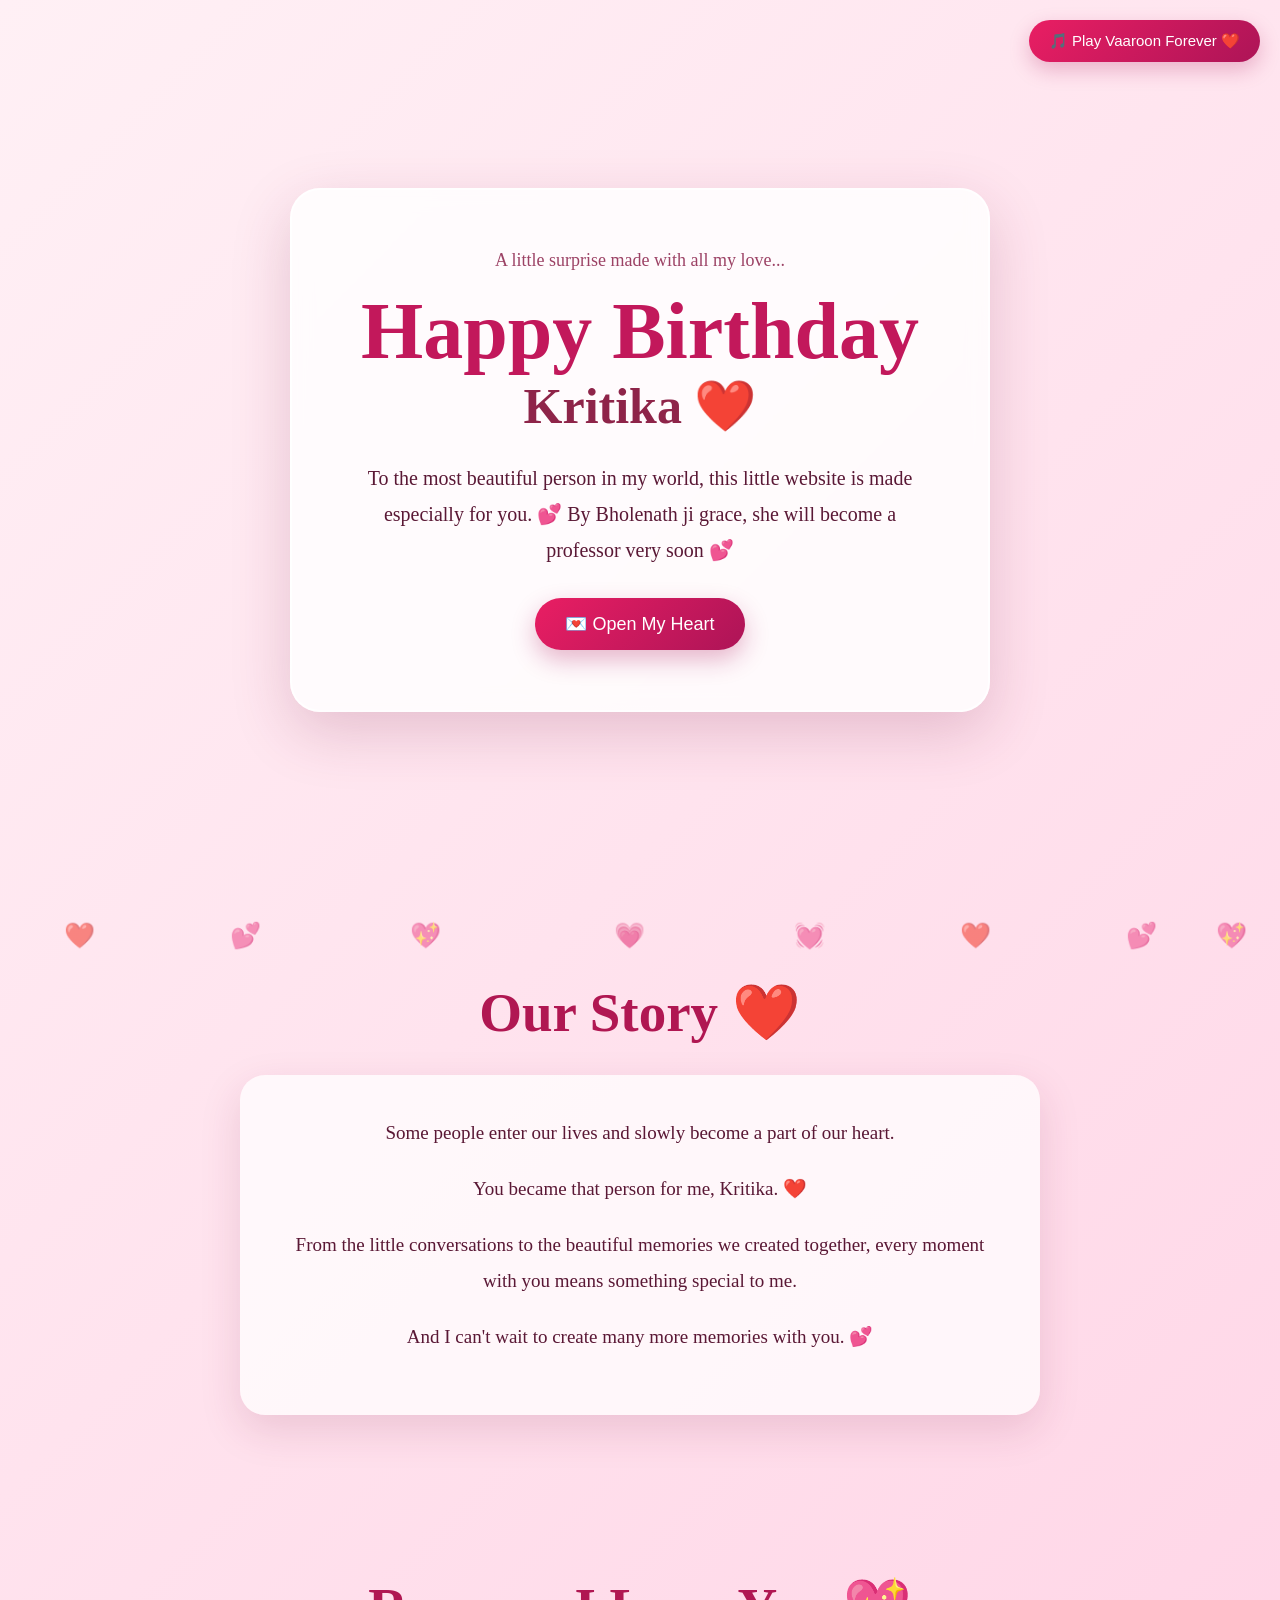
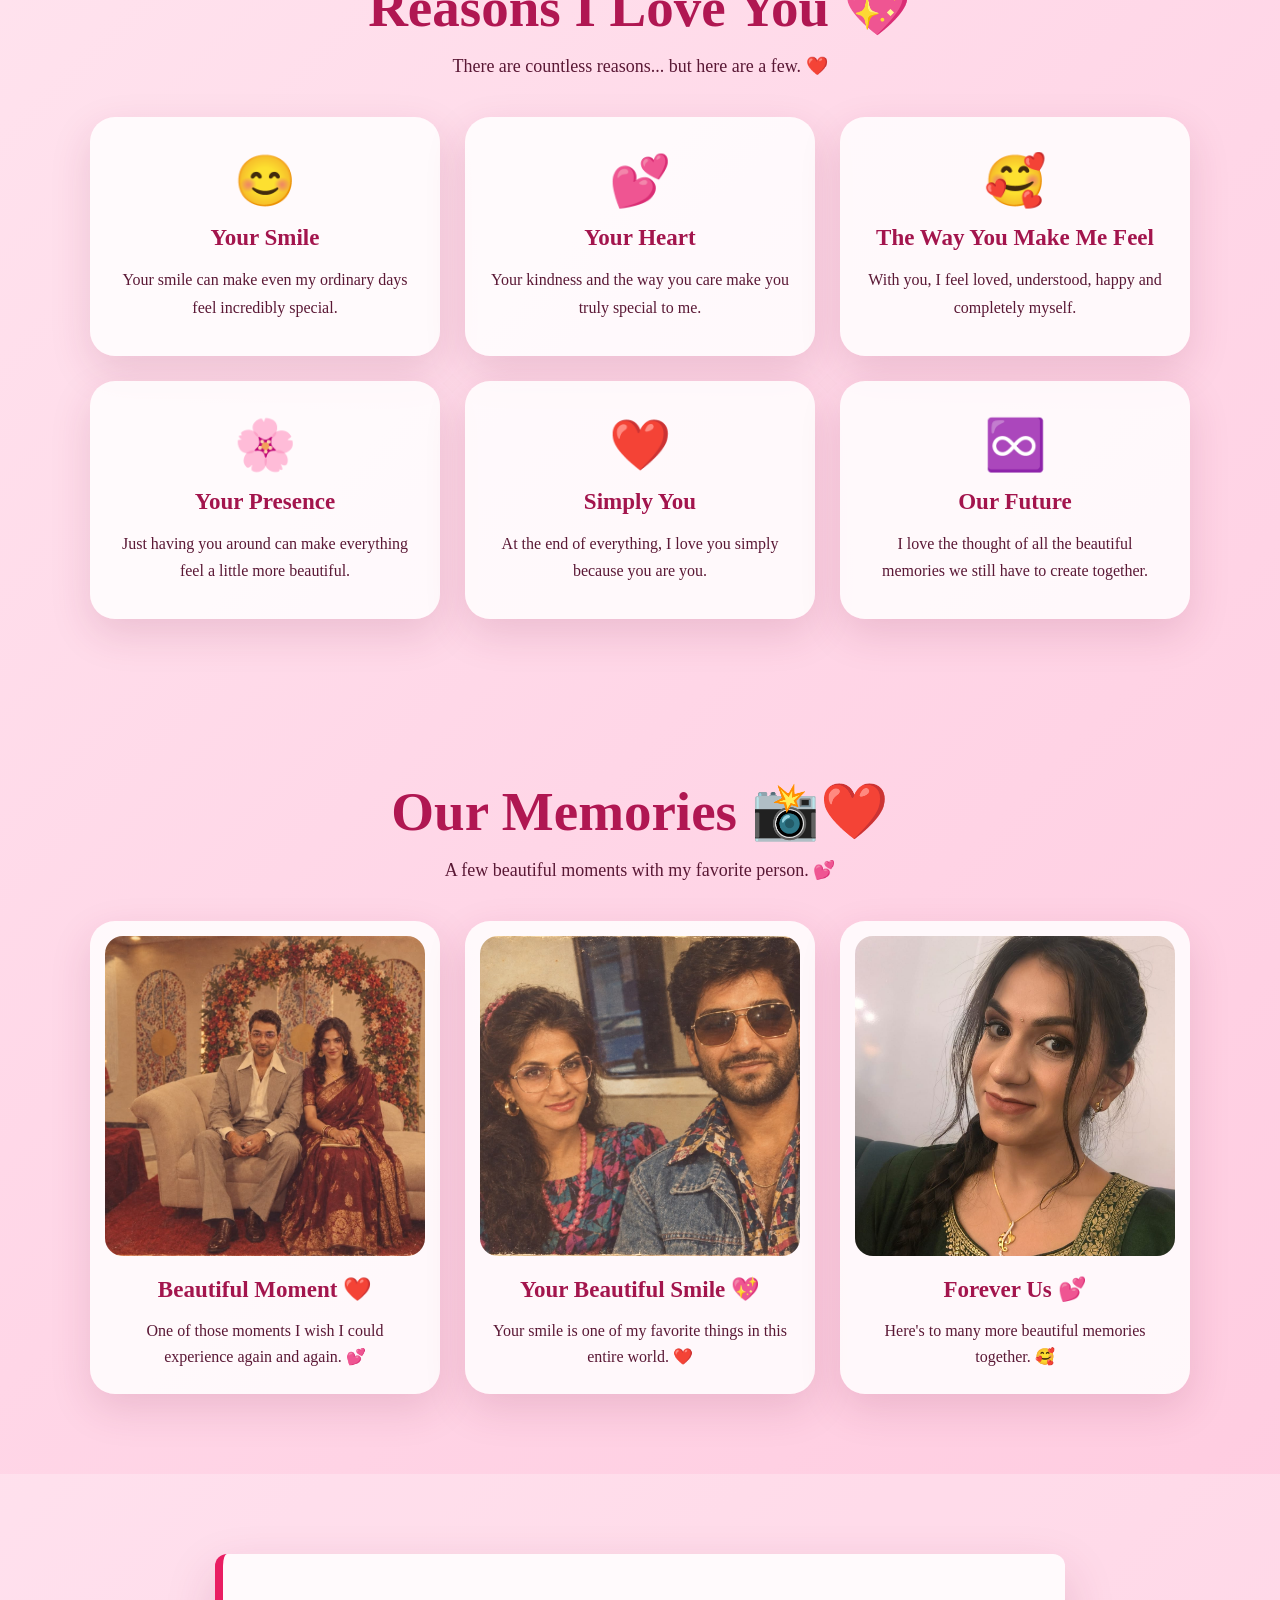
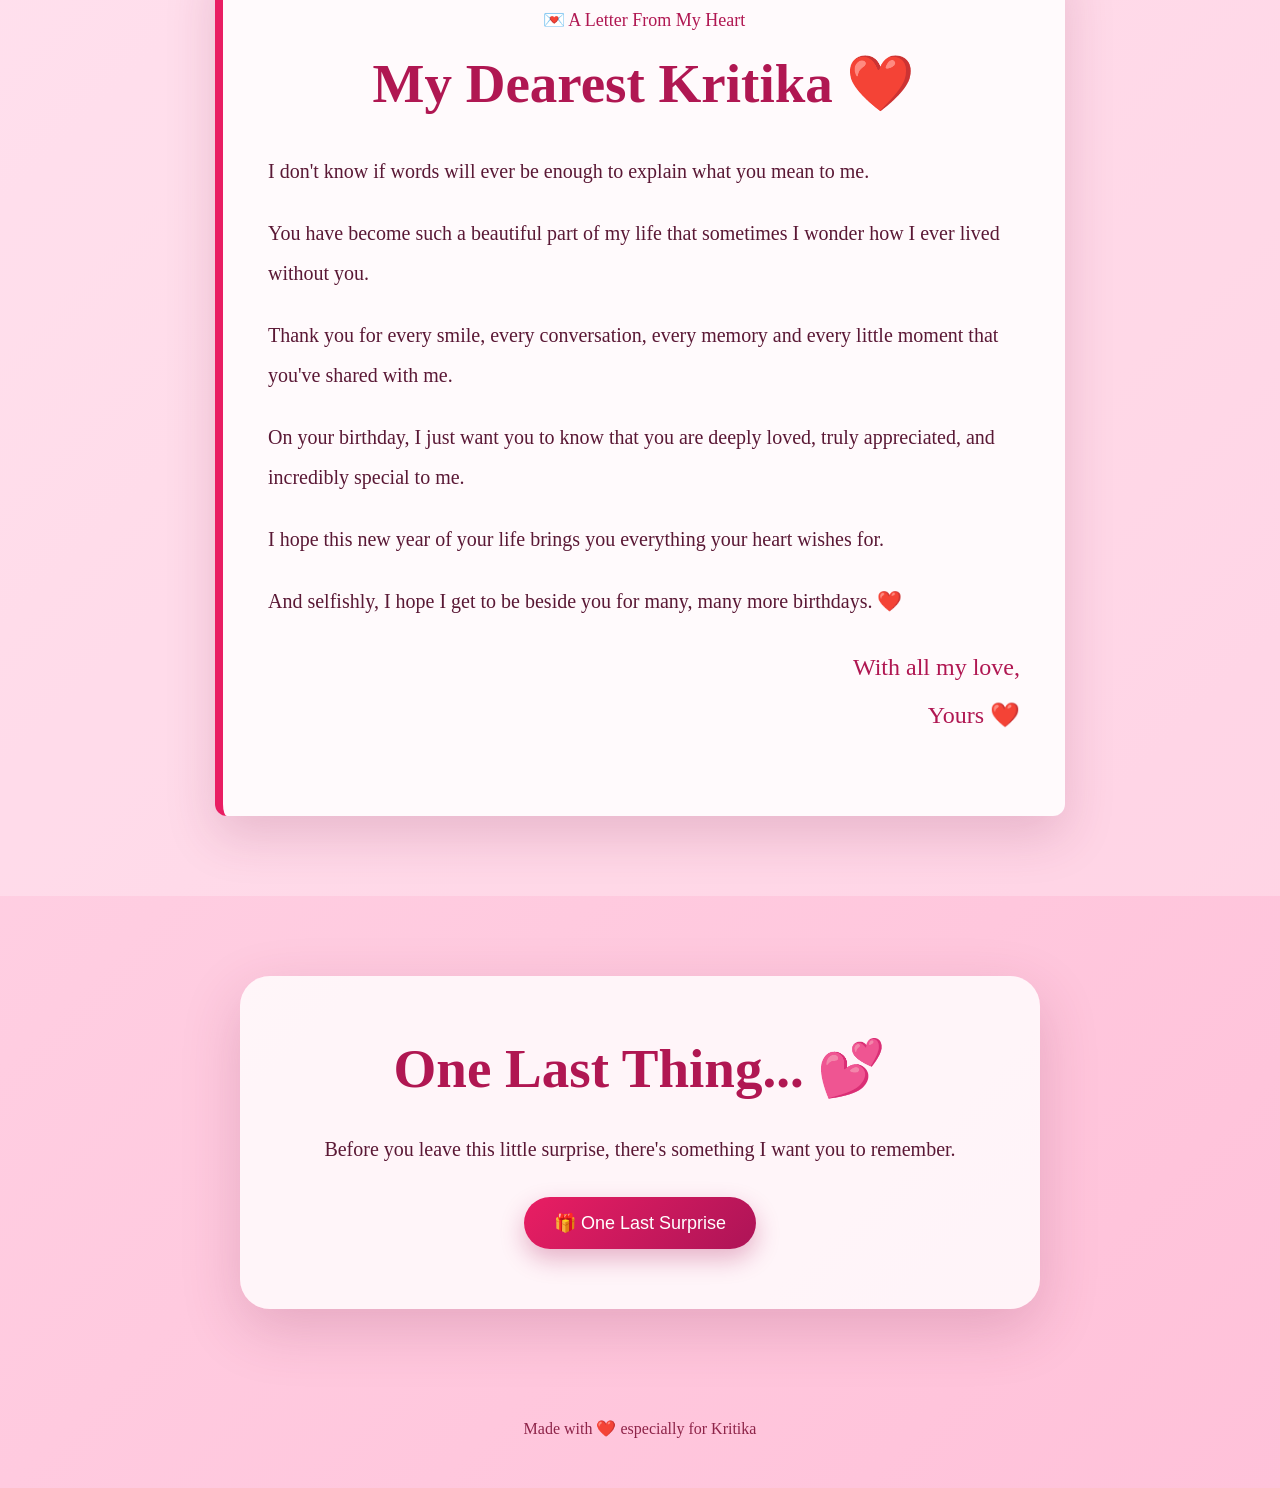
<file: index.html>
<!DOCTYPE html>
<html lang="en">

<head>
    <meta charset="UTF-8">
    <meta name="viewport" content="width=device-width, initial-scale=1.0">

    <title>Happy Birthday Kritika ❤️</title>

    <link rel="stylesheet" href="style.css">
</head>

<body>

    <!-- =========================
         MUSIC BUTTON
    ========================== -->

    <button
    id="musicButton"
    onclick="window.open('https://www.youtube.com/watch?v=SQ4jZ-EAL88', '_blank')">
    🎵 Play Vaaroon Forever ❤️
</button>


    <!-- =========================
         FLOATING HEARTS
    ========================== -->

    <div class="hearts">
        <span>❤️</span>
        <span>💕</span>
        <span>💖</span>
        <span>💗</span>
        <span>💓</span>
        <span>❤️</span>
        <span>💕</span>
        <span>💖</span>
    </div>


    <!-- =========================
         HERO SECTION
    ========================== -->

    <section class="hero">

        <div class="birthday-card">

            <p class="small-text">
                A little surprise made with all my love...
            </p>

            <h1>Happy Birthday</h1>

            <h2>Kritika  ❤️</h2>

            <p class="intro">
                To the most beautiful person in my world,
                this little website is made especially for you. 💕
                By Bholenath ji grace, she will become a professor very soon 💕
            </p>

            <button onclick="showMessage()">
                💌 Open My Heart
            </button>

            <div id="loveMessage">

                Kritika ❤️
                <br><br>

                You are not just my love,
                <br>
                you are my happiness, my peace,
                <br>
                and my favorite person in this world. 💕
                <br><br>

                Every moment with you is special,
                and I feel lucky to have you in my life.
                <br><br>

                Happy Birthday, My Love! 🎂❤️
                <br><br>
                
                Kaise mujhe tum mil gayi,
                Kismat pe aaye naa yaakeen,
                Utar aayi, jheel mein
                Jaise Chand utarta hai kabhi,
                Haule haule dheere Se,
                Gunguni dhoop ki tarah
                Se taranum mein tum,
                Choo ke mujhe guzari ho yoon,
                Dekhu tumhe ya main sunoon,
                Tum ho sukoon, Tum ho junoon,
                Kyu pehle naa aayi tum?
                Kaise mujhe tum mil gayi

            </div>

        </div>

    </section>
<!-- =========================
         OUR STORY
    ========================== -->

    <section class="story">

        <h2>Our Story ❤️</h2>

        <div class="story-card">

            <p>
                Some people enter our lives and slowly become
                a part of our heart.
            </p>

            <p>
                You became that person for me, Kritika. ❤️
            </p>

            <p>
                From the little conversations to the beautiful
                memories we created together, every moment with
                you means something special to me.
            </p>

            <p>
                And I can't wait to create many more memories
                with you. 💕
            </p>

        </div>

    </section>


    <!-- =========================
         REASONS I LOVE YOU
    ========================== -->

    <section class="reasons">

        <h2>Reasons I Love You 💖</h2>

        <p class="section-subtitle">
            There are countless reasons... but here are a few. ❤️
        </p>

        <div class="reason-container">

            <div class="reason-card">

                <div class="reason-icon">😊</div>

                <h3>Your Smile</h3>

                <p>
                    Your smile can make even my ordinary days
                    feel incredibly special.
                </p>

            </div>


            <div class="reason-card">

                <div class="reason-icon">💕</div>

                <h3>Your Heart</h3>

                <p>
                    Your kindness and the way you care make
                    you truly special to me.
                </p>

            </div>


            <div class="reason-card">

                <div class="reason-icon">🥰</div>

                <h3>The Way You Make Me Feel</h3>

                <p>
                    With you, I feel loved, understood,
                    happy and completely myself.
                </p>

            </div>


            <div class="reason-card">

                <div class="reason-icon">🌸</div>

                <h3>Your Presence</h3>

                <p>
                    Just having you around can make everything
                    feel a little more beautiful.
                </p>

            </div>


            <div class="reason-card">

                <div class="reason-icon">❤️</div>

                <h3>Simply You</h3>

                <p>
                    At the end of everything, I love you simply
                    because you are you.
                </p>

            </div>


            <div class="reason-card">

                <div class="reason-icon">♾️</div>

                <h3>Our Future</h3>

                <p>
                    I love the thought of all the beautiful
                    memories we still have to create together.
                </p>

            </div>

        </div>

    </section>


    <!-- =========================
         OUR MEMORIES
    ========================== -->

    <section class="memories">

        <h2>Our Memories 📸❤️</h2>

        <p class="section-subtitle">
            A few beautiful moments with my favorite person. 💕
        </p>

        <div class="memory-container">


            <!-- PHOTO 1 -->

            <div class="memory-card">

                <img
                    src="./photo1.jpg"
                    alt="Our Beautiful Memory"
                    class="memory-photo"
                >

                <h3>Beautiful Moment ❤️</h3>

                <p>
                    One of those moments I wish I could
                    experience again and again. 💕
                </p>

            </div>


            <!-- PHOTO 2 -->

            <div class="memory-card">

                <img
                    src="./photo2.jpg"
                    alt="Our Beautiful Smile"
                    class="memory-photo"
                >

                <h3>Your Beautiful Smile 💖</h3>

                <p>
                    Your smile is one of my favorite things
                    in this entire world. ❤️
                </p>

            </div>


            <!-- PHOTO 3 -->

            <div class="memory-card">

                <img
                    src="./photo3.jpg"
                    alt="Forever Us"
                    class="memory-photo"
                >

                <h3>Forever Us 💕</h3>

                <p>
                    Here's to many more beautiful memories
                    together. 🥰
                </p>

            </div>

        </div>

    </section>


    <!-- =========================
         LOVE LETTER
    ========================== -->

    <section class="letter">

        <div class="letter-card">

            <p class="letter-top">
                💌 A Letter From My Heart
            </p>

            <h2>My Dearest Kritika ❤️</h2>

            <div class="letter-content">

                <p>
                    I don't know if words will ever be enough
                    to explain what you mean to me.
                </p>

                <p>
                    You have become such a beautiful part of my
                    life that sometimes I wonder how I ever lived
                    without you.
                </p>

                <p>
                    Thank you for every smile, every conversation,
                    every memory and every little moment that
                    you've shared with me.
                </p>

                <p>
                    On your birthday, I just want you to know
                    that you are deeply loved, truly appreciated,
                    and incredibly special to me.
                </p>

                <p>
                    I hope this new year of your life brings you
                    everything your heart wishes for.
                </p>

                <p>
                    And selfishly, I hope I get to be beside you
                    for many, many more birthdays. ❤️
                </p>

                <p class="signature">
                    With all my love,<br>
                    Yours ❤️
                </p>

            </div>

        </div>

    </section>


    <!-- =========================
         FINAL SURPRISE
    ========================== -->

    <section class="final">

        <div class="final-card">

            <h2>One Last Thing... 💕</h2>

            <p>
                Before you leave this little surprise,
                there's something I want you to remember.
            </p>

            <button onclick="finalSurprise()">
                🎁 One Last Surprise
            </button>

            <div id="finalMessage">

                <div class="big-heart">
                    ❤️
                </div>

                <h3>
                    Happy Birthday, My Love! 🎂
                </h3>

                <p>
                    You are my favorite person,
                    my happiest thought,
                    and one of the most beautiful parts
                    of my life.
                </p>

                <p>
                    I Love You, Kritika. ❤️
                </p>

                <p class="forever">
                    Forever & Always ❤️
                </p>

            </div>

        </div>

    </section>


    <!-- =========================
         FOOTER
    ========================== -->

    <footer>
        Made with ❤️ especially for Kritika
    </footer>



    <!-- =========================
         JAVASCRIPT
    ========================== -->

    <script>


        /* =========================
           OPEN MY HEART
        ========================== */

        function showMessage() {

            const message =
                document.getElementById("loveMessage");

            if (message.style.display === "block") {

                message.style.display = "none";

            } else {

                message.style.display = "block";

            }

        }



        /* =========================
           FINAL SURPRISE
        ========================== */

        function finalSurprise() {

            const message =
                document.getElementById("finalMessage");

            message.style.display = "block";

            createHearts();

            message.scrollIntoView({
                behavior: "smooth",
                block: "center"
            });

        }



        /* =========================
           SURPRISE HEARTS
        ========================== */

        function createHearts() {

            for (let i = 0; i < 25; i++) {

                const heart =
                    document.createElement("div");

                heart.innerHTML = "❤️";

                heart.className = "surprise-heart";

                heart.style.left =
                    Math.random() * 100 + "vw";

                heart.style.animationDelay =
                    Math.random() * 2 + "s";

                document.body.appendChild(heart);

                setTimeout(function () {

                    heart.remove();

                }, 5000);

            }

        }



    </script>

</body>

</html>
</file>
<file: style.css>
* {
    margin: 0;
    padding: 0;
    box-sizing: border-box;
}

html {
    scroll-behavior: smooth;
}

body {
    font-family: Georgia, "Times New Roman", serif;
    background: linear-gradient(135deg, #fff0f5, #ffd6e7, #ffc1d9);
    color: #5a1835;
    min-height: 100vh;
    overflow-x: hidden;
}


/* FLOATING HEARTS */

.hearts span {
    position: fixed;
    bottom: -50px;
    font-size: 25px;
    animation: floatHeart 10s linear infinite;
    opacity: 0.6;
    z-index: 0;
    pointer-events: none;
}

.hearts span:nth-child(1) {
    left: 5%;
    animation-delay: 0s;
}

.hearts span:nth-child(2) {
    left: 18%;
    animation-delay: 2s;
}

.hearts span:nth-child(3) {
    left: 32%;
    animation-delay: 4s;
}

.hearts span:nth-child(4) {
    left: 48%;
    animation-delay: 1s;
}

.hearts span:nth-child(5) {
    left: 62%;
    animation-delay: 5s;
}

.hearts span:nth-child(6) {
    left: 75%;
    animation-delay: 3s;
}

.hearts span:nth-child(7) {
    left: 88%;
    animation-delay: 6s;
}

.hearts span:nth-child(8) {
    left: 95%;
    animation-delay: 7s;
}


@keyframes floatHeart {

    0% {
        transform: translateY(0) rotate(0deg);
        opacity: 0;
    }

    20% {
        opacity: 0.7;
    }

    100% {
        transform: translateY(-110vh) rotate(360deg);
        opacity: 0;
    }
}


/* HERO */

.hero {
    min-height: 100vh;
    display: flex;
    justify-content: center;
    align-items: center;
    padding: 60px 20px;
    position: relative;
    z-index: 1;
}

.birthday-card {
    width: min(700px, 95%);
    background: rgba(255, 255, 255, 0.82);
    backdrop-filter: blur(10px);
    padding: 60px 35px;
    border-radius: 30px;
    text-align: center;
    box-shadow: 0 20px 60px rgba(126, 35, 75, 0.2);
    border: 2px solid rgba(255, 255, 255, 0.8);
    animation: cardAppear 1.2s ease;
}


@keyframes cardAppear {

    from {
        opacity: 0;
        transform: translateY(40px);
    }

    to {
        opacity: 1;
        transform: translateY(0);
    }
}


.small-text {
    font-size: 18px;
    margin-bottom: 15px;
    color: #9c4265;
}

.birthday-card h1 {
    font-size: clamp(45px, 8vw, 80px);
    color: #c2185b;
}

.birthday-card h2 {
    font-size: clamp(30px, 6vw, 50px);
    color: #8e2449;
    margin-bottom: 25px;
}

.intro {
    font-size: 20px;
    line-height: 1.8;
    max-width: 560px;
    margin: auto;
}


/* BUTTON */

button {
    margin-top: 30px;
    padding: 15px 30px;
    border: none;
    border-radius: 50px;
    background: linear-gradient(135deg, #e91e63, #ad1457);
    color: white;
    font-size: 18px;
    cursor: pointer;
    box-shadow: 0 10px 25px rgba(173, 20, 87, 0.3);
    transition: 0.3s;
}

button:hover {
    transform: translateY(-4px) scale(1.03);
}


/* LOVE MESSAGE */

#loveMessage {
    display: none;
    margin-top: 30px;
    padding: 25px;
    background: #fff0f5;
    border-radius: 20px;
    line-height: 1.8;
    font-size: 19px;
    animation: messageAppear 0.6s ease;
}


@keyframes messageAppear {

    from {
        opacity: 0;
        transform: scale(0.9);
    }

    to {
        opacity: 1;
        transform: scale(1);
    }
}


/* GENERAL SECTIONS */

.story,
.memories,
.reasons,
.letter,
.countdown-section,
.final {
    position: relative;
    z-index: 1;
    padding: 80px 20px;
    text-align: center;
}


.story h2,
.memories h2,
.reasons h2,
.letter h2,
.countdown-section h2 {
    font-size: clamp(35px, 6vw, 55px);
    color: #b01752;
    margin-bottom: 30px;
}


.section-subtitle {
    font-size: 18px;
    margin-top: -15px;
    margin-bottom: 40px;
}


/* COUNTDOWN */

.countdown-section {
    background: rgba(255, 255, 255, 0.25);
}


.countdown {
    max-width: 800px;
    margin: 40px auto 0;

    display: grid;
    grid-template-columns: repeat(4, 1fr);

    gap: 20px;
}


.time-box {
    background: rgba(255, 255, 255, 0.85);
    border-radius: 20px;
    padding: 25px 10px;

    box-shadow:
        0 10px 30px rgba(126, 35, 75, 0.15);
}


.time-box span {
    display: block;
    font-size: 45px;
    font-weight: bold;
    color: #c2185b;
}


.time-box small {
    font-size: 16px;
}


/* STORY */

.story-card {
    max-width: 800px;
    margin: auto;
    padding: 40px;

    background: rgba(255, 255, 255, 0.75);

    border-radius: 25px;

    box-shadow:
        0 15px 40px rgba(126, 35, 75, 0.15);

    font-size: 19px;
    line-height: 1.9;
}


.story-card p {
    margin-bottom: 20px;
}


/* REASONS */

.reason-container {
    max-width: 1100px;
    margin: auto;

    display: grid;

    grid-template-columns:
        repeat(3, 1fr);

    gap: 25px;
}


.reason-card {
    background: rgba(255, 255, 255, 0.85);

    border-radius: 25px;

    padding: 35px 25px;

    box-shadow:
        0 15px 40px rgba(126, 35, 75, 0.15);

    transition: 0.4s;
}


.reason-card:hover {
    transform: translateY(-8px);
}


.reason-icon {
    font-size: 50px;
    margin-bottom: 15px;
}


.reason-card h3 {
    color: #a3154d;
    font-size: 23px;
    margin-bottom: 15px;
}


.reason-card p {
    line-height: 1.7;
}


/* MEMORIES */

.memory-container {
    max-width: 1100px;
    margin: auto;

    display: grid;

    grid-template-columns:
        repeat(3, 1fr);

    gap: 25px;
}


.memory-card {
    background: rgba(255, 255, 255, 0.85);

    border-radius: 25px;

    padding: 15px;

    box-shadow:
        0 15px 40px rgba(126, 35, 75, 0.15);

    overflow: hidden;

    transition: 0.4s;
}


.memory-card:hover {
    transform: translateY(-8px);
}


.memory-photo {
    display: block;

    width: 100%;

    height: 320px;

    object-fit: cover;

    border-radius: 18px;

    transition: 0.5s;
}


.memory-card:hover .memory-photo {
    transform: scale(1.03);
}


.memory-card h3 {
    margin-top: 20px;
    font-size: 23px;
    color: #a3154d;
}


.memory-card p {
    padding: 15px 10px 10px;
    line-height: 1.6;
}


/* LOVE LETTER */

.letter {
    background:
        rgba(255, 255, 255, 0.25);
}


.letter-card {
    max-width: 850px;

    margin: auto;

    padding: 55px 45px;

    background:
        #fffafc;

    border-radius: 12px;

    box-shadow:
        0 20px 50px rgba(126, 35, 75, 0.18);

    border-left: 8px solid #e91e63;
}


.letter-top {
    font-size: 18px;

    color: #b01752;

    margin-bottom: 20px;
}


.letter-card h2 {
    font-family: cursive;

    margin-bottom: 35px;
}


.letter-content {
    text-align: left;

    font-size: 20px;

    line-height: 2;
}


.letter-content p {
    margin-bottom: 22px;
}


.signature {
    text-align: right;

    font-family: cursive;

    font-size: 24px;

    color: #b01752;
}


/* FINAL */

.final-card {
    max-width: 800px;

    margin: auto;

    background: rgba(255, 255, 255, 0.82);

    padding: 60px 35px;

    border-radius: 30px;

    box-shadow:
        0 20px 60px rgba(126, 35, 75, 0.2);
}


.final-card h2 {
    font-size: clamp(35px, 6vw, 55px);

    color: #b01752;

    margin-bottom: 30px;
}


.final-card > p {
    font-size: 20px;

    line-height: 1.8;
}


#finalMessage {
    display: none;

    margin-top: 40px;

    animation: messageAppear 1s ease;
}


.big-heart {
    font-size: 90px;

    animation: heartbeat 1.2s infinite;
}


@keyframes heartbeat {

    0% {
        transform: scale(1);
    }

    50% {
        transform: scale(1.18);
    }

    100% {
        transform: scale(1);
    }
}


.final-card h3 {
    font-size: 30px;

    color: #c2185b;

    margin-bottom: 20px;
}


.forever {
    font-size: 20px !important;

    color: #a3154d;

    font-weight: bold;
}


/* SURPRISE HEARTS */

.surprise-heart {
    position: fixed;

    bottom: -40px;

    font-size: 30px;

    z-index: 100;

    pointer-events: none;

    animation: surpriseFloat 5s linear forwards;
}


@keyframes surpriseFloat {

    0% {
        transform:
            translateY(0)
            rotate(0deg);

        opacity: 1;
    }

    100% {
        transform:
            translateY(-110vh)
            rotate(360deg);

        opacity: 0;
    }
}


/* FOOTER */

footer {
    position: relative;

    z-index: 1;

    text-align: center;

    padding: 30px 20px 50px;

    font-size: 16px;

    color: #8e2449;
}


/* TABLET */

@media (max-width: 800px) {

    .memory-container,
    .reason-container {
        grid-template-columns: 1fr;
        max-width: 500px;
    }

}


/* MOBILE */

@media (max-width: 600px) {

    .hero {
        padding: 30px 15px;
    }


    .birthday-card {
        padding: 45px 20px;
        border-radius: 22px;
    }


    .birthday-card h1 {
        font-size: 48px;
    }


    .birthday-card h2 {
        font-size: 35px;
    }


    .intro {
        font-size: 17px;
    }


    .story,
    .memories,
    .reasons,
    .letter,
    .countdown-section,
    .final {
        padding: 60px 15px;
    }


    .story-card,
    .letter-card,
    .final-card {
        padding: 35px 20px;
    }


    .countdown {
        grid-template-columns: repeat(2, 1fr);
        gap: 15px;
    }


    .time-box span {
        font-size: 35px;
    }


    .letter-content {
        font-size: 18px;
    }


    .memory-photo {
        height: 300px;
    }

}
#musicButton {
    position: fixed;
    top: 20px;
    right: 20px;
    z-index: 9999;
    margin: 0;
    padding: 12px 20px;
    font-size: 15px;
    border-radius: 30px;
    box-shadow: 0 8px 20px rgba(173, 20, 87, 0.25);
}

@media (max-width: 600px) {
    #musicButton {
        top: 12px;
        right: 12px;
        padding: 10px 15px;
        font-size: 13px;
    }
}
</file>
